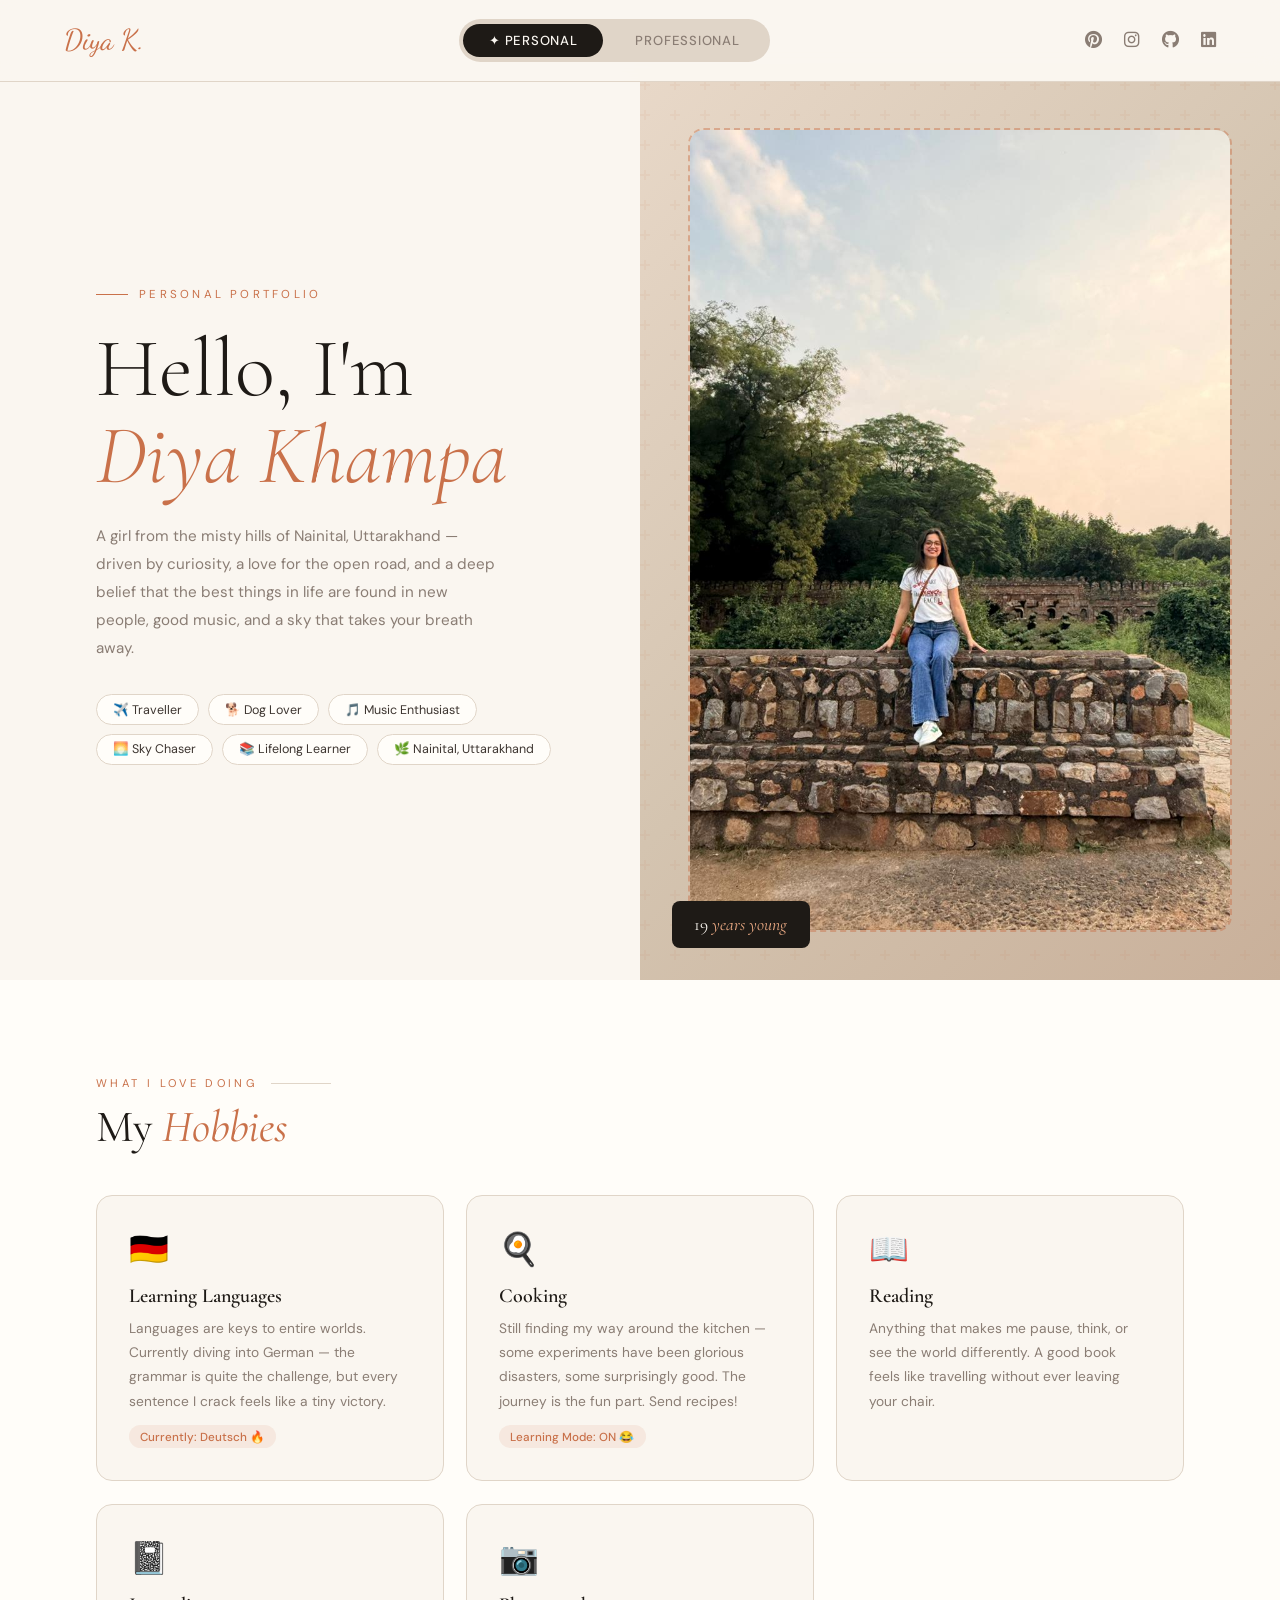
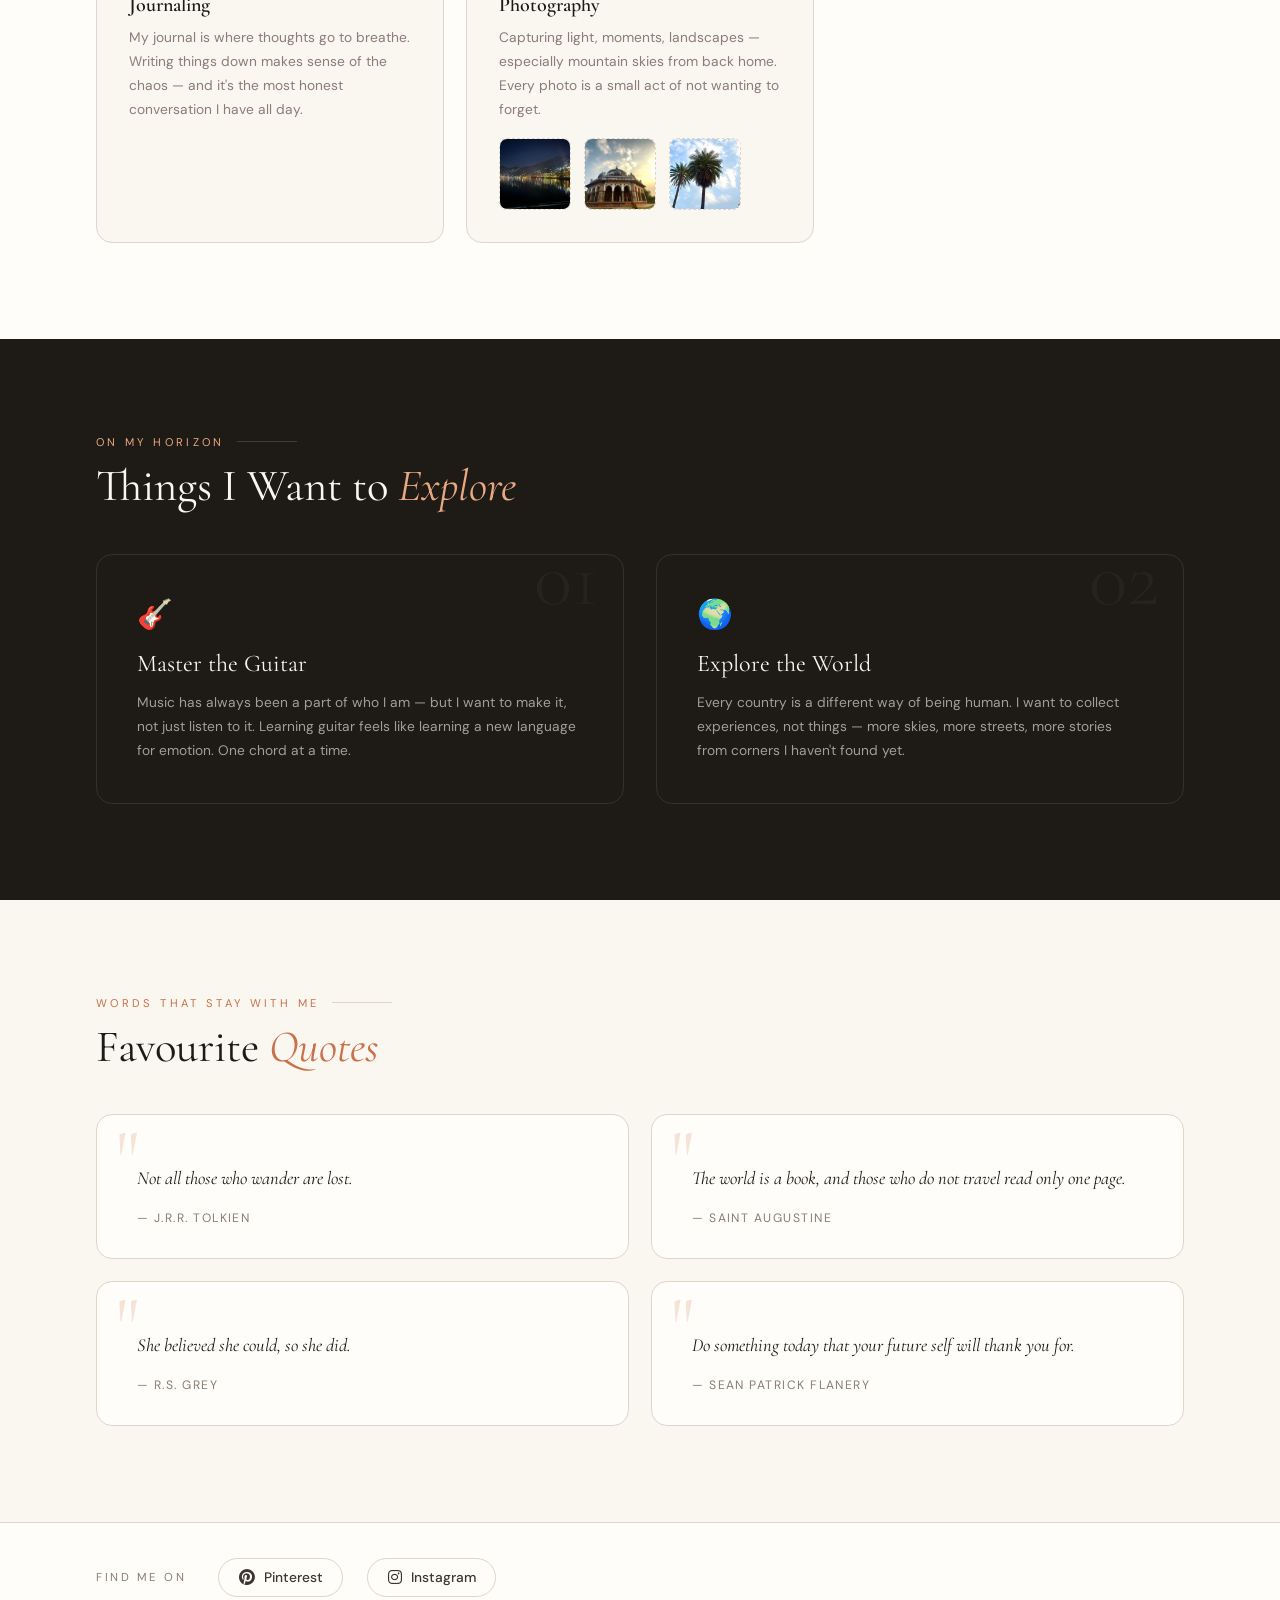
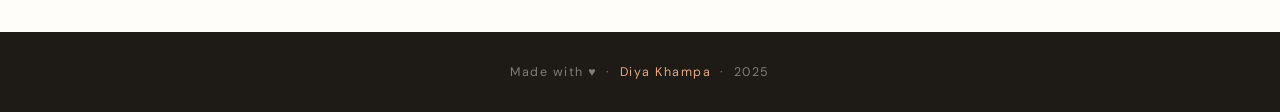
<file: index.html>
<!DOCTYPE html>
<html lang="en">
<head>
<meta charset="UTF-8">
<meta name="viewport" content="width=device-width, initial-scale=1.0">
<title>Diya Khampa — Portfolio</title>
<link href="https://fonts.googleapis.com/css2?family=Cormorant+Garamond:ital,wght@0,300;0,400;0,600;1,300;1,400&family=DM+Sans:wght@300;400;500&family=Dancing+Script:wght@600&display=swap" rel="stylesheet">
<link rel="stylesheet" href="https://cdnjs.cloudflare.com/ajax/libs/font-awesome/6.5.0/css/all.min.css">
<link rel="stylesheet" href="style.css" />

</head>
<body>

<nav>
  <div class="nav-logo">Diya K.</div>
  <div class="nav-tabs">
    <button class="nav-tab active" onclick="switchPage('personal',this)">✦ Personal</button>
    <button class="nav-tab" onclick="switchPage('professional',this)">Professional</button>
  </div>
  <div class="nav-links">
    <a href="https://in.pinterest.com/khampadiya8/ " target="_blank" title="Pinterest"><i class="fab fa-pinterest"></i></a>
    <a href="https://www.instagram.com/diyaakhampaaa/" target="_blank" title="Instagram"><i class="fab fa-instagram"></i></a>
    <a href="https://github.com/diyaakhampaaa" target="_blank" title="GitHub"><i class="fab fa-github"></i></a>
    <a href="https://www.linkedin.com/in/diya-khampa-4b9851302/" target="_blank" title="LinkedIn"><i class="fab fa-linkedin"></i></a>
  </div>
</nav>

<!-- ═══════════ PERSONAL ═══════════ -->
<div id="page-personal" class="page active">

  <div class="hero">
    <div class="hero-left">
      <div class="hero-tag">Personal Portfolio</div>
      <h1 class="hero-name">Hello, I'm<br><em>Diya Khampa</em></h1>
      <p class="hero-sub">
        A girl from the misty hills of Nainital, Uttarakhand — driven by curiosity, a love for the open road, and a deep belief that the best things in life are found in new people, good music, and a sky that takes your breath away.
      </p>
      <div class="hero-chips">
        <span class="chip">✈️ Traveller</span>
        <span class="chip">🐕 Dog Lover</span>
        <span class="chip">🎵 Music Enthusiast</span>
        <span class="chip">🌅 Sky Chaser</span>
        <span class="chip">📚 Lifelong Learner</span>
        <span class="chip">🌿 Nainital, Uttarakhand</span>
      </div>
    </div>
    <div class="hero-right">
      <div class="hero-photo-placeholder" id="heroPP" onclick="document.getElementById('heroInput').click()">
        <img src="assets/DIYA.jpeg" class="ph-img" alt="Diya Photo">
      </div>
      <div class="hero-age-badge">19 <span>years young</span></div>
    </div>
  </div>

  <!-- HOBBIES -->
  <section class="hobbies-section">
    <div class="section-label">What I Love Doing</div>
    <h2 class="section-title">My <em>Hobbies</em></h2>
    <div class="hobbies-grid">

      <div class="hobby-card">
        <div class="hobby-icon">🇩🇪</div>
        <div class="hobby-title">Learning Languages</div>
        <div class="hobby-desc">Languages are keys to entire worlds. Currently diving into German — the grammar is quite the challenge, but every sentence I crack feels like a tiny victory.</div>
        <span class="hobby-badge">Currently: Deutsch 🔥</span>
      </div>

      <div class="hobby-card">
        <div class="hobby-icon">🍳</div>
        <div class="hobby-title">Cooking</div>
        <div class="hobby-desc">Still finding my way around the kitchen — some experiments have been glorious disasters, some surprisingly good. The journey is the fun part. Send recipes!</div>
        <span class="hobby-badge">Learning Mode: ON 😂</span>
      </div>

      <div class="hobby-card">
        <div class="hobby-icon">📖</div>
        <div class="hobby-title">Reading</div>
        <div class="hobby-desc">Anything that makes me pause, think, or see the world differently. A good book feels like travelling without ever leaving your chair.</div>
      </div>

      <div class="hobby-card">
        <div class="hobby-icon">📓</div>
        <div class="hobby-title">Journaling</div>
        <div class="hobby-desc">My journal is where thoughts go to breathe. Writing things down makes sense of the chaos — and it's the most honest conversation I have all day.</div>
      </div>

      <div class="hobby-card" style="grid-column:span 1;">
        <div class="hobby-icon">📷</div>
        <div class="hobby-title">Photography</div>
        <div class="hobby-desc">Capturing light, moments, landscapes — especially mountain skies from back home. Every photo is a small act of not wanting to forget.</div>
        <div class="photo-upload-row" id="photoRow">
          <div class="photo-slot-mini" onclick="this.querySelector('input').click()">
            <img src="assets/NAINITAL.jpeg">
          </div>
          <div class="photo-slot-mini" onclick="this.querySelector('input').click()">
            <img src="assets/HUMAYUN.jpeg">
          </div>
          <div class="photo-slot-mini" onclick="this.querySelector('input').click()">
            <img src="assets/TREE.jpeg">
          </div>

        </div>
      </div>

    </div>
  </section>

  <!-- ASPIRATIONS -->
  <section class="aspirations-section">
    <div class="section-label">On My Horizon</div>
    <h2 class="section-title">Things I Want to <em>Explore</em></h2>
    <div class="aspirations-grid">
      <div class="aspiration-card">
        <div class="aspiration-number">01</div>
        <div class="aspiration-icon">🎸</div>
        <div class="aspiration-title">Master the Guitar</div>
        <div class="aspiration-desc">Music has always been a part of who I am — but I want to make it, not just listen to it. Learning guitar feels like learning a new language for emotion. One chord at a time.</div>
      </div>
      <div class="aspiration-card">
        <div class="aspiration-number">02</div>
        <div class="aspiration-icon">🌍</div>
        <div class="aspiration-title">Explore the World</div>
        <div class="aspiration-desc">Every country is a different way of being human. I want to collect experiences, not things — more skies, more streets, more stories from corners I haven't found yet.</div>
      </div>
    </div>
  </section>

  <!-- QUOTES -->
  <section class="quotes-section">
    <div class="section-label">Words That Stay With Me</div>
    <h2 class="section-title">Favourite <em>Quotes</em></h2>
    <div class="quotes-grid">
      <div class="quote-card">
        <div class="quote-mark">"</div>
        <div class="quote-text">Not all those who wander are lost.</div>
        <div class="quote-author">— J.R.R. Tolkien</div>
      </div>
      <div class="quote-card">
        <div class="quote-mark">"</div>
        <div class="quote-text">The world is a book, and those who do not travel read only one page.</div>
        <div class="quote-author">— Saint Augustine</div>
      </div>
      <div class="quote-card">
        <div class="quote-mark">"</div>
        <div class="quote-text">She believed she could, so she did.</div>
        <div class="quote-author">— R.S. Grey</div>
      </div>
      <div class="quote-card">
        <div class="quote-mark">"</div>
        <div class="quote-text">Do something today that your future self will thank you for.</div>
        <div class="quote-author">— Sean Patrick Flanery</div>
      </div>
    </div>
  </section>

  <div class="social-bar">
    <span class="social-bar-label">Find me on</span>
    <a href="https://in.pinterest.com/khampadiya8/" target="_blank" class="social-link pinterest"><i class="fab fa-pinterest"></i> Pinterest</a>
    <a href="https://www.instagram.com/diyaakhampaaa/" target="_blank" class="social-link instagram"><i class="fab fa-instagram"></i> Instagram</a>
  </div>

</div><!-- /personal -->


<!-- ═══════════ PROFESSIONAL ═══════════ -->
<div id="page-professional" class="page">

  <div class="pro-hero">
    <div>
      <div class="pro-hero-label">Professional Portfolio</div>
      <h1 class="pro-hero-name">Diya<br><em style="color:var(--gold);font-style:italic">Khampa</em></h1>
      <p class="pro-hero-desc">Tech enthusiast and aspiring IT professional — building a foundation in software, data, and systems while chasing a curiosity that never quite sits still.</p>
      <div class="pro-tags">
        <span class="pro-tag">B.Tech IT</span>
        <span class="pro-tag">IGDTUW, Delhi</span>
        <span class="pro-tag">2025 – 2029</span>
        <span class="pro-tag">Developer in Progress</span>
      </div>
    </div>
    <div class="pro-hero-right">
      <div class="education-card-hero">
        <div class="edu-badge">Currently Pursuing</div>
        <div class="edu-uni">Indira Gandhi Delhi Technical University for Women</div>
        <div class="edu-degree">Bachelor of Technology — Information Technology<br>Kashmere Gate, New Delhi</div>
        <div class="edu-years">2025 — 2029</div>
      </div>
    </div>
  </div>

  <!-- SCHOOLING -->
  <section class="schooling-section">
    <div class="section-label">Academic Background</div>
    <h2 class="section-title">Education & <em>Schooling</em></h2>

    <div class="school-timeline">
      <div class="timeline-item">
        <div class="timeline-dot"></div>
        <div class="timeline-card">
          <div class="timeline-years">Early Foundations · Up to Class 5th</div>
          <div class="timeline-school">Shree Ram Academy</div>
          <div class="timeline-detail">Where it all began — the early years that built curiosity, discipline, and a love for learning, nestled in the beautiful landscape of Uttarakhand.</div>
        </div>
      </div>
      <div class="timeline-item">
        <div class="timeline-dot t2"></div>
        <div class="timeline-card">
          <div class="timeline-years">Class 6th – 12th</div>
          <div class="timeline-school">Kendriya Vidyalaya, I.V.R.I Mukteshwar</div>
          <div class="timeline-detail">Six formative years at KV IVRI, Mukteshwar, Uttarakhand — a stunning campus in the mountains that shaped both academics and independence. Memories for a lifetime.</div>
        </div>
      </div>
      <div class="timeline-item">
        <div class="timeline-dot t3"></div>
        <div class="timeline-card">
          <div class="timeline-years">2025 – 2029 · Ongoing</div>
          <div class="timeline-school">Indira Gandhi Delhi Technical University for Women (IGDTUW)</div>
          <div class="timeline-detail">Pursuing B.Tech in Information Technology at one of Delhi's leading technical universities for women. Building skills, connections, and a future in tech. Kashmere Gate, New Delhi.</div>
        </div>
      </div>
    </div>

    <div class="section-label" style="margin-top:0.5rem;">Academic Memories</div>
    <div class="school-photos-row">
      <div class="school-photo-slot" onclick="this.querySelector('input').click()">
        <img src="assets/SRA.jpeg">
      </div>
      <div class="school-photo-slot" onclick="this.querySelector('input').click()">
        <img src="assets/KVS.jpeg">
      </div>
      <div class="school-photo-slot" onclick="this.querySelector('input').click()">
        <img src="assets/SHEHZAADI.png">
      </div>
    </div>
  </section>

  <!-- SKILLS -->
  <section class="skills-section">
    <div class="section-label">Technical Proficiency</div>
    <h2 class="section-title">Coding <em>Skills</em></h2>
    <div class="skills-grid">
      <div>
        <div class="skill-group-title">Programming Languages</div>
        <div class="skill-bars">
          <div>
            <div class="skill-bar-header"><span class="skill-bar-label">Python</span><span class="skill-bar-level">Comfortable</span></div>
            <div class="skill-bar-track"><div class="skill-bar-fill" style="width:82%"></div></div>
          </div>
          <div>
            <div class="skill-bar-header"><span class="skill-bar-label">C++</span><span class="skill-bar-level">Familiar</span></div>
            <div class="skill-bar-track"><div class="skill-bar-fill" style="width:58%;animation-delay:0.15s"></div></div>
          </div>
          <div>
            <div class="skill-bar-header"><span class="skill-bar-label">SQL</span><span class="skill-bar-level">Familiar</span></div>
            <div class="skill-bar-track"><div class="skill-bar-fill" style="width:78%;animation-delay:0.3s"></div></div>
          </div>
          <div>
            <div class="skill-bar-header"><span class="skill-bar-label">R</span><span class="skill-bar-level">Comfortable</span></div>
            <div class="skill-bar-track"><div class="skill-bar-fill" style="width:82%;animation-delay:0.45s"></div></div>
          </div>
        </div>
      </div>
      <div>
        <div class="skill-group-title">Web & Technologies</div>
        <div class="skill-tags">
          <span class="skill-tag"><i class="fab fa-html5"></i> HTML</span>
          <span class="skill-tag"><i class="fab fa-css3-alt"></i> CSS</span>
          <span class="skill-tag"><i class="fab fa-js"></i> JavaScript</span>
          <span class="skill-tag"><i class="fas fa-layer-group"></i> Frontend Dev</span>
          <span class="skill-tag"><i class="fas fa-database"></i> SQL Databases</span>
          <span class="skill-tag"><i class="fas fa-chart-bar"></i> Data Analysis</span>
          <span class="skill-tag"><i class="fas fa-code"></i> OOP (C++)</span>
          <span class="skill-tag"><i class="fas fa-terminal"></i> Python Scripting</span>
        </div>
        <div style="margin-top:2rem">
          <div class="skill-group-title">Soft Skills</div>
          <div class="skill-tags">
            <span class="skill-tag">🧠 Problem Solving</span>
            <span class="skill-tag">📊 Analytical Thinking</span>
            <span class="skill-tag">🤝 Collaboration</span>
            <span class="skill-tag">🎨 UI Sensibility</span>
            <span class="skill-tag">🌐 Multilingual</span>
          </div>
        </div>
      </div>
    </div>
  </section>

  <div class="pro-links">
    <span class="social-bar-label">Connect Professionally</span>
    <a href="https://github.com/diyaakhampaaa " target="_blank" class="pro-link github"><i class="fab fa-github"></i> GitHub</a>
    <a href="https://www.linkedin.com/in/diya-khampa-4b9851302/" target="_blank" class="pro-link linkedin"><i class="fab fa-linkedin"></i> LinkedIn</a>
  </div>

</div><!-- /professional -->

<footer>Made with ♥ &nbsp;·&nbsp; <span>Diya Khampa</span> &nbsp;·&nbsp; 2025</footer>

<script src="script.js">
    
</script>
</body>
</html>
</file>
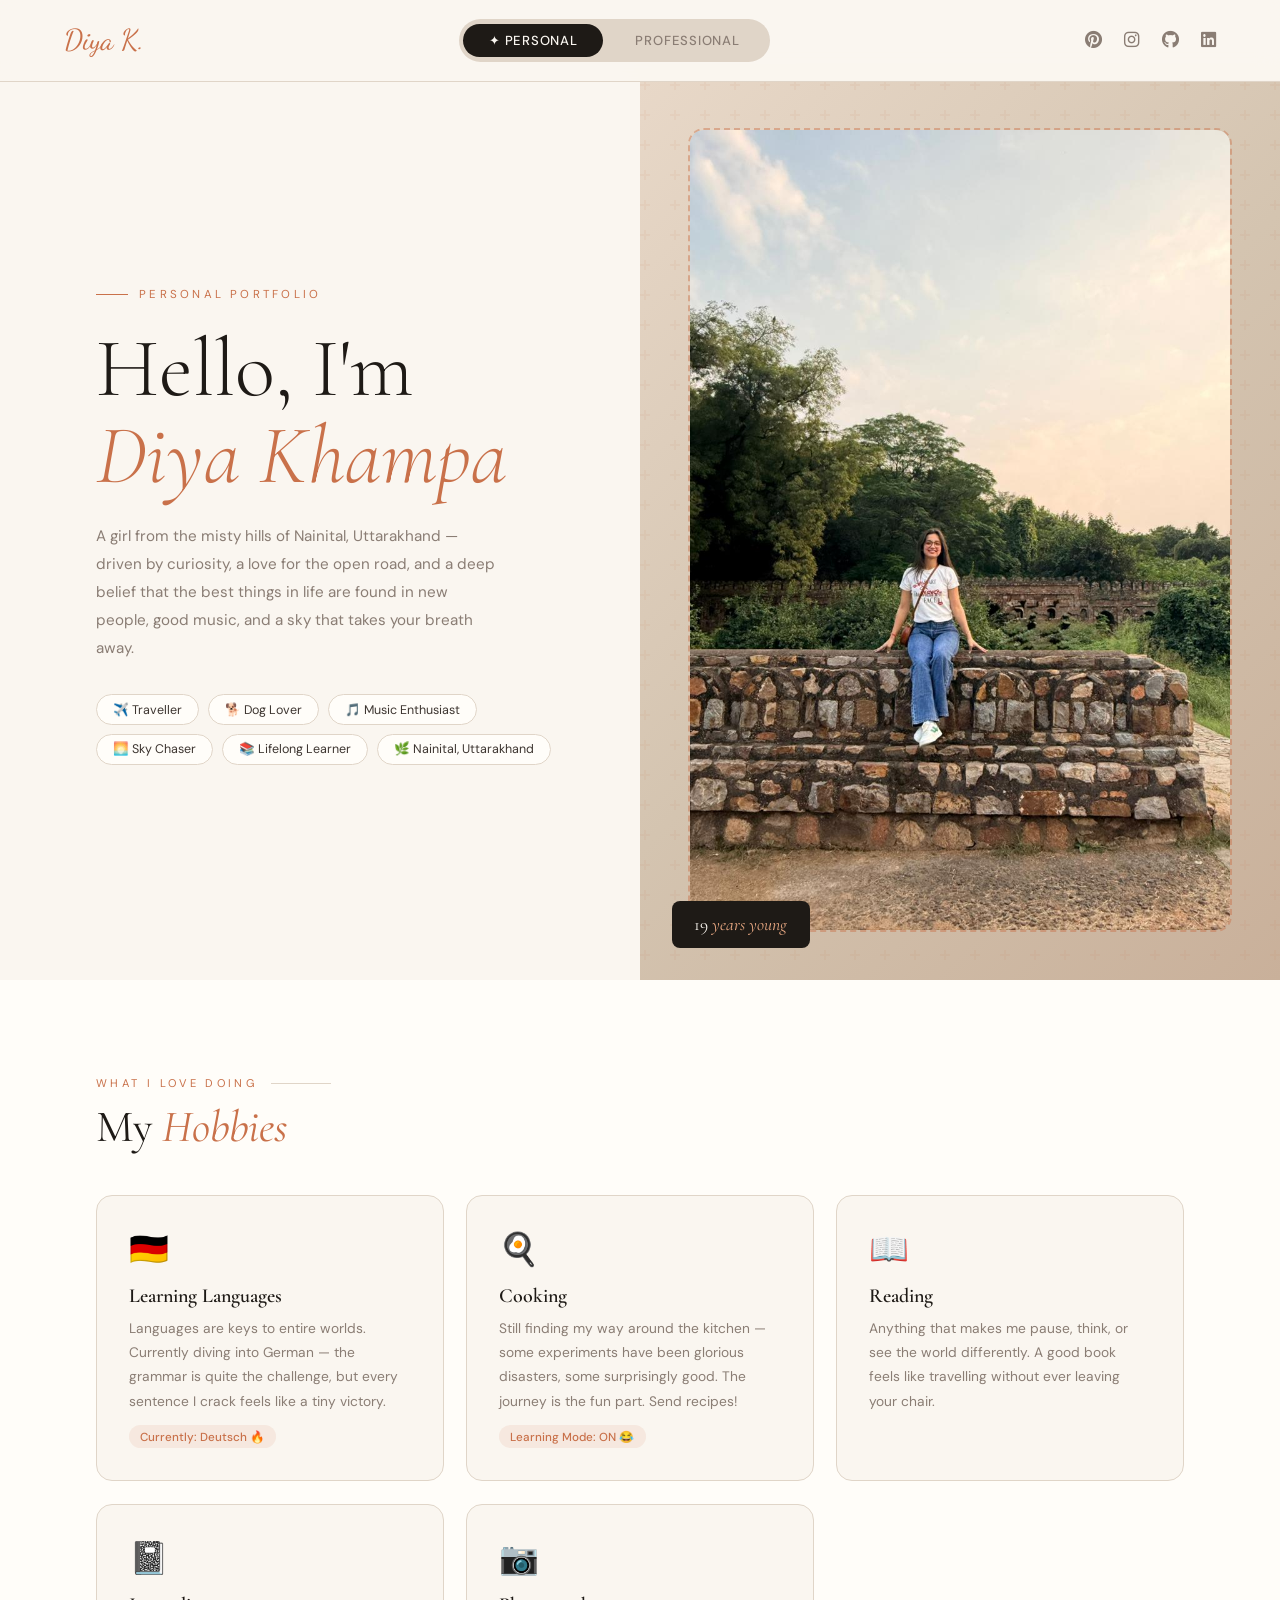
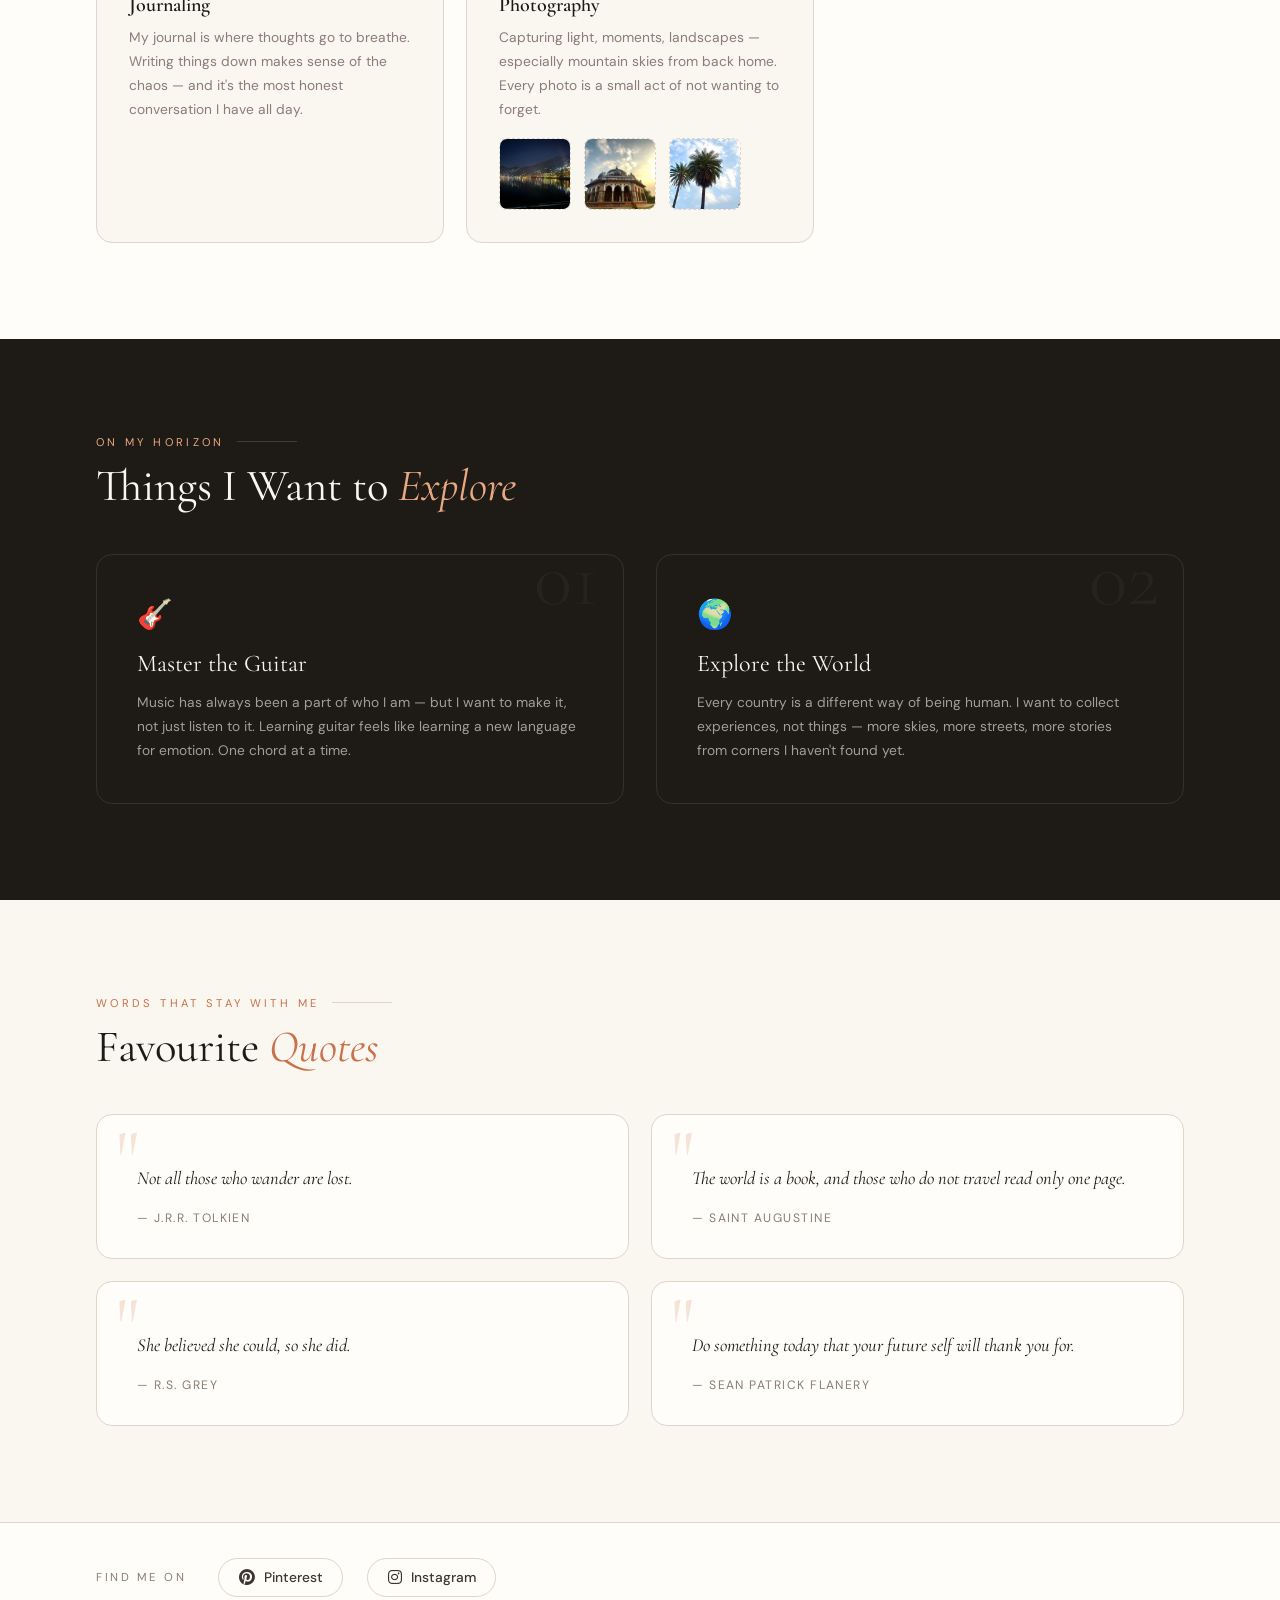
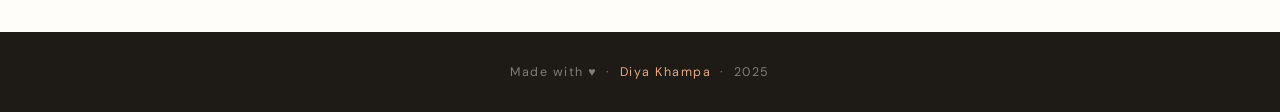
<file: file.html>
<!DOCTYPE html>
<html lang="en">
<head>
<meta charset="UTF-8">
<meta name="viewport" content="width=device-width, initial-scale=1.0">
<title>Diya Khampa — Portfolio</title>
<link href="https://fonts.googleapis.com/css2?family=Cormorant+Garamond:ital,wght@0,300;0,400;0,600;1,300;1,400&family=DM+Sans:wght@300;400;500&family=Dancing+Script:wght@600&display=swap" rel="stylesheet">
<link rel="stylesheet" href="https://cdnjs.cloudflare.com/ajax/libs/font-awesome/6.5.0/css/all.min.css">
<link rel="stylesheet" href="file.css" />

</head>
<body>

<nav>
  <div class="nav-logo">Diya K.</div>
  <div class="nav-tabs">
    <button class="nav-tab active" onclick="switchPage('personal',this)">✦ Personal</button>
    <button class="nav-tab" onclick="switchPage('professional',this)">Professional</button>
  </div>
  <div class="nav-links">
    <a href="https://in.pinterest.com/khampadiya8/ " target="_blank" title="Pinterest"><i class="fab fa-pinterest"></i></a>
    <a href="https://www.instagram.com/diyaakhampaaa/" target="_blank" title="Instagram"><i class="fab fa-instagram"></i></a>
    <a href="https://github.com/diyaakhampaaa" target="_blank" title="GitHub"><i class="fab fa-github"></i></a>
    <a href="https://www.linkedin.com/in/diya-khampa-4b9851302/" target="_blank" title="LinkedIn"><i class="fab fa-linkedin"></i></a>
  </div>
</nav>

<!-- ═══════════ PERSONAL ═══════════ -->
<div id="page-personal" class="page active">

  <div class="hero">
    <div class="hero-left">
      <div class="hero-tag">Personal Portfolio</div>
      <h1 class="hero-name">Hello, I'm<br><em>Diya Khampa</em></h1>
      <p class="hero-sub">
        A girl from the misty hills of Nainital, Uttarakhand — driven by curiosity, a love for the open road, and a deep belief that the best things in life are found in new people, good music, and a sky that takes your breath away.
      </p>
      <div class="hero-chips">
        <span class="chip">✈️ Traveller</span>
        <span class="chip">🐕 Dog Lover</span>
        <span class="chip">🎵 Music Enthusiast</span>
        <span class="chip">🌅 Sky Chaser</span>
        <span class="chip">📚 Lifelong Learner</span>
        <span class="chip">🌿 Nainital, Uttarakhand</span>
      </div>
    </div>
    <div class="hero-right">
      <div class="hero-photo-placeholder" id="heroPP" onclick="document.getElementById('heroInput').click()">
        <img src="assets/DIYA.jpeg" class="ph-img" alt="Diya Photo">
      </div>
      <div class="hero-age-badge">19 <span>years young</span></div>
    </div>
  </div>

  <!-- HOBBIES -->
  <section class="hobbies-section">
    <div class="section-label">What I Love Doing</div>
    <h2 class="section-title">My <em>Hobbies</em></h2>
    <div class="hobbies-grid">

      <div class="hobby-card">
        <div class="hobby-icon">🇩🇪</div>
        <div class="hobby-title">Learning Languages</div>
        <div class="hobby-desc">Languages are keys to entire worlds. Currently diving into German — the grammar is quite the challenge, but every sentence I crack feels like a tiny victory.</div>
        <span class="hobby-badge">Currently: Deutsch 🔥</span>
      </div>

      <div class="hobby-card">
        <div class="hobby-icon">🍳</div>
        <div class="hobby-title">Cooking</div>
        <div class="hobby-desc">Still finding my way around the kitchen — some experiments have been glorious disasters, some surprisingly good. The journey is the fun part. Send recipes!</div>
        <span class="hobby-badge">Learning Mode: ON 😂</span>
      </div>

      <div class="hobby-card">
        <div class="hobby-icon">📖</div>
        <div class="hobby-title">Reading</div>
        <div class="hobby-desc">Anything that makes me pause, think, or see the world differently. A good book feels like travelling without ever leaving your chair.</div>
      </div>

      <div class="hobby-card">
        <div class="hobby-icon">📓</div>
        <div class="hobby-title">Journaling</div>
        <div class="hobby-desc">My journal is where thoughts go to breathe. Writing things down makes sense of the chaos — and it's the most honest conversation I have all day.</div>
      </div>

      <div class="hobby-card" style="grid-column:span 1;">
        <div class="hobby-icon">📷</div>
        <div class="hobby-title">Photography</div>
        <div class="hobby-desc">Capturing light, moments, landscapes — especially mountain skies from back home. Every photo is a small act of not wanting to forget.</div>
        <div class="photo-upload-row" id="photoRow">
          <div class="photo-slot-mini" onclick="this.querySelector('input').click()">
            <img src="assets/NAINITAL.jpeg">
          </div>
          <div class="photo-slot-mini" onclick="this.querySelector('input').click()">
            <img src="assets/HUMAYUN.jpeg">
          </div>
          <div class="photo-slot-mini" onclick="this.querySelector('input').click()">
            <img src="assets/TREE.jpeg">
          </div>

        </div>
      </div>

    </div>
  </section>

  <!-- ASPIRATIONS -->
  <section class="aspirations-section">
    <div class="section-label">On My Horizon</div>
    <h2 class="section-title">Things I Want to <em>Explore</em></h2>
    <div class="aspirations-grid">
      <div class="aspiration-card">
        <div class="aspiration-number">01</div>
        <div class="aspiration-icon">🎸</div>
        <div class="aspiration-title">Master the Guitar</div>
        <div class="aspiration-desc">Music has always been a part of who I am — but I want to make it, not just listen to it. Learning guitar feels like learning a new language for emotion. One chord at a time.</div>
      </div>
      <div class="aspiration-card">
        <div class="aspiration-number">02</div>
        <div class="aspiration-icon">🌍</div>
        <div class="aspiration-title">Explore the World</div>
        <div class="aspiration-desc">Every country is a different way of being human. I want to collect experiences, not things — more skies, more streets, more stories from corners I haven't found yet.</div>
      </div>
    </div>
  </section>

  <!-- QUOTES -->
  <section class="quotes-section">
    <div class="section-label">Words That Stay With Me</div>
    <h2 class="section-title">Favourite <em>Quotes</em></h2>
    <div class="quotes-grid">
      <div class="quote-card">
        <div class="quote-mark">"</div>
        <div class="quote-text">Not all those who wander are lost.</div>
        <div class="quote-author">— J.R.R. Tolkien</div>
      </div>
      <div class="quote-card">
        <div class="quote-mark">"</div>
        <div class="quote-text">The world is a book, and those who do not travel read only one page.</div>
        <div class="quote-author">— Saint Augustine</div>
      </div>
      <div class="quote-card">
        <div class="quote-mark">"</div>
        <div class="quote-text">She believed she could, so she did.</div>
        <div class="quote-author">— R.S. Grey</div>
      </div>
      <div class="quote-card">
        <div class="quote-mark">"</div>
        <div class="quote-text">Do something today that your future self will thank you for.</div>
        <div class="quote-author">— Sean Patrick Flanery</div>
      </div>
    </div>
  </section>

  <div class="social-bar">
    <span class="social-bar-label">Find me on</span>
    <a href="https://in.pinterest.com/khampadiya8/" target="_blank" class="social-link pinterest"><i class="fab fa-pinterest"></i> Pinterest</a>
    <a href="https://www.instagram.com/diyaakhampaaa/" target="_blank" class="social-link instagram"><i class="fab fa-instagram"></i> Instagram</a>
  </div>

</div><!-- /personal -->


<!-- ═══════════ PROFESSIONAL ═══════════ -->
<div id="page-professional" class="page">

  <div class="pro-hero">
    <div>
      <div class="pro-hero-label">Professional Portfolio</div>
      <h1 class="pro-hero-name">Diya<br><em style="color:var(--gold);font-style:italic">Khampa</em></h1>
      <p class="pro-hero-desc">Tech enthusiast and aspiring IT professional — building a foundation in software, data, and systems while chasing a curiosity that never quite sits still.</p>
      <div class="pro-tags">
        <span class="pro-tag">B.Tech IT</span>
        <span class="pro-tag">IGDTUW, Delhi</span>
        <span class="pro-tag">2025 – 2029</span>
        <span class="pro-tag">Developer in Progress</span>
      </div>
    </div>
    <div class="pro-hero-right">
      <div class="education-card-hero">
        <div class="edu-badge">Currently Pursuing</div>
        <div class="edu-uni">Indira Gandhi Delhi Technical University for Women</div>
        <div class="edu-degree">Bachelor of Technology — Information Technology<br>Kashmere Gate, New Delhi</div>
        <div class="edu-years">2025 — 2029</div>
      </div>
    </div>
  </div>

  <!-- SCHOOLING -->
  <section class="schooling-section">
    <div class="section-label">Academic Background</div>
    <h2 class="section-title">Education & <em>Schooling</em></h2>

    <div class="school-timeline">
      <div class="timeline-item">
        <div class="timeline-dot"></div>
        <div class="timeline-card">
          <div class="timeline-years">Early Foundations · Up to Class 5th</div>
          <div class="timeline-school">Shree Ram Academy</div>
          <div class="timeline-detail">Where it all began — the early years that built curiosity, discipline, and a love for learning, nestled in the beautiful landscape of Uttarakhand.</div>
        </div>
      </div>
      <div class="timeline-item">
        <div class="timeline-dot t2"></div>
        <div class="timeline-card">
          <div class="timeline-years">Class 6th – 12th</div>
          <div class="timeline-school">Kendriya Vidyalaya, I.V.R.I Mukteshwar</div>
          <div class="timeline-detail">Six formative years at KV IVRI, Mukteshwar, Uttarakhand — a stunning campus in the mountains that shaped both academics and independence. Memories for a lifetime.</div>
        </div>
      </div>
      <div class="timeline-item">
        <div class="timeline-dot t3"></div>
        <div class="timeline-card">
          <div class="timeline-years">2025 – 2029 · Ongoing</div>
          <div class="timeline-school">Indira Gandhi Delhi Technical University for Women (IGDTUW)</div>
          <div class="timeline-detail">Pursuing B.Tech in Information Technology at one of Delhi's leading technical universities for women. Building skills, connections, and a future in tech. Kashmere Gate, New Delhi.</div>
        </div>
      </div>
    </div>

    <div class="section-label" style="margin-top:0.5rem;">Academic Memories</div>
    <div class="school-photos-row">
      <div class="school-photo-slot" onclick="this.querySelector('input').click()">
        <img src="assets/SRA.jpeg">
      </div>
      <div class="school-photo-slot" onclick="this.querySelector('input').click()">
        <img src="assets/KVS.jpeg">
      </div>
      <div class="school-photo-slot" onclick="this.querySelector('input').click()">
        <img src="assets/SHEHZAADI.png">
      </div>
    </div>
  </section>

  <!-- SKILLS -->
  <section class="skills-section">
    <div class="section-label">Technical Proficiency</div>
    <h2 class="section-title">Coding <em>Skills</em></h2>
    <div class="skills-grid">
      <div>
        <div class="skill-group-title">Programming Languages</div>
        <div class="skill-bars">
          <div>
            <div class="skill-bar-header"><span class="skill-bar-label">Python</span><span class="skill-bar-level">Comfortable</span></div>
            <div class="skill-bar-track"><div class="skill-bar-fill" style="width:82%"></div></div>
          </div>
          <div>
            <div class="skill-bar-header"><span class="skill-bar-label">C++</span><span class="skill-bar-level">Familiar</span></div>
            <div class="skill-bar-track"><div class="skill-bar-fill" style="width:58%;animation-delay:0.15s"></div></div>
          </div>
          <div>
            <div class="skill-bar-header"><span class="skill-bar-label">SQL</span><span class="skill-bar-level">Familiar</span></div>
            <div class="skill-bar-track"><div class="skill-bar-fill" style="width:78%;animation-delay:0.3s"></div></div>
          </div>
          <div>
            <div class="skill-bar-header"><span class="skill-bar-label">R</span><span class="skill-bar-level">Comfortable</span></div>
            <div class="skill-bar-track"><div class="skill-bar-fill" style="width:82%;animation-delay:0.45s"></div></div>
          </div>
        </div>
      </div>
      <div>
        <div class="skill-group-title">Web & Technologies</div>
        <div class="skill-tags">
          <span class="skill-tag"><i class="fab fa-html5"></i> HTML</span>
          <span class="skill-tag"><i class="fab fa-css3-alt"></i> CSS</span>
          <span class="skill-tag"><i class="fab fa-js"></i> JavaScript</span>
          <span class="skill-tag"><i class="fas fa-layer-group"></i> Frontend Dev</span>
          <span class="skill-tag"><i class="fas fa-database"></i> SQL Databases</span>
          <span class="skill-tag"><i class="fas fa-chart-bar"></i> Data Analysis</span>
          <span class="skill-tag"><i class="fas fa-code"></i> OOP (C++)</span>
          <span class="skill-tag"><i class="fas fa-terminal"></i> Python Scripting</span>
        </div>
        <div style="margin-top:2rem">
          <div class="skill-group-title">Soft Skills</div>
          <div class="skill-tags">
            <span class="skill-tag">🧠 Problem Solving</span>
            <span class="skill-tag">📊 Analytical Thinking</span>
            <span class="skill-tag">🤝 Collaboration</span>
            <span class="skill-tag">🎨 UI Sensibility</span>
            <span class="skill-tag">🌐 Multilingual</span>
          </div>
        </div>
      </div>
    </div>
  </section>

  <div class="pro-links">
    <span class="social-bar-label">Connect Professionally</span>
    <a href="https://github.com/diyaakhampaaa " target="_blank" class="pro-link github"><i class="fab fa-github"></i> GitHub</a>
    <a href="https://www.linkedin.com/in/diya-khampa-4b9851302/" target="_blank" class="pro-link linkedin"><i class="fab fa-linkedin"></i> LinkedIn</a>
  </div>

</div><!-- /professional -->

<footer>Made with ♥ &nbsp;·&nbsp; <span>Diya Khampa</span> &nbsp;·&nbsp; 2025</footer>

<script src="file.js">
    
</script>
</body>
</html>
</file>
<file: style.css>
:root {
    --cream: #faf6f0;
    --warm-white: #fffdf9;
    --terracotta: #c9714a;
    --terracotta-light: #e8a882;
    --forest: #3d5a47;
    --forest-light: #5a7d67;
    --gold: #c9a84c;
    --ink: #1e1a16;
    --ink-soft: #3d3530;
    --muted: #8a7d74;
    --border: #e0d5c8;
    --section-gap: 6rem;
  }
  * { margin:0; padding:0; box-sizing:border-box; }
  html { scroll-behavior:smooth; }
  body { font-family:'DM Sans',sans-serif; background:var(--cream); color:var(--ink); overflow-x:hidden; }

  nav {
    position:fixed; top:0; width:100%; z-index:100;
    display:flex; align-items:center; justify-content:space-between;
    padding:1.2rem 4rem;
    background:rgba(250,246,240,0.94);
    backdrop-filter:blur(12px);
    border-bottom:1px solid var(--border);
  }
  .nav-logo { font-family:'Dancing Script',cursive; font-size:1.8rem; color:var(--terracotta); }
  .nav-tabs { display:flex; gap:0.4rem; background:var(--border); border-radius:2rem; padding:0.3rem; }
  .nav-tab {
    padding:0.5rem 1.6rem; border:none; background:transparent; cursor:pointer;
    font-family:'DM Sans',sans-serif; font-size:0.82rem; font-weight:500;
    letter-spacing:0.06em; text-transform:uppercase; color:var(--muted);
    border-radius:2rem; transition:all 0.3s;
  }
  .nav-tab.active { background:var(--ink); color:var(--cream); }
  .nav-links { display:flex; gap:1.4rem; align-items:center; }
  .nav-links a { color:var(--muted); font-size:1.1rem; transition:color 0.2s; text-decoration:none; }
  .nav-links a:hover { color:var(--terracotta); }

  .page { display:none; padding-top:80px; min-height:100vh; }
  .page.active { display:block; }

  /* HERO */
  .hero { min-height:100vh; display:grid; grid-template-columns:1fr 1fr; position:relative; overflow:hidden; }
  .hero-left { display:flex; flex-direction:column; justify-content:center; padding:6rem 4rem 4rem 6rem; z-index:2; }
  .hero-tag { font-size:0.72rem; letter-spacing:0.28em; text-transform:uppercase; color:var(--terracotta); margin-bottom:1.4rem; display:flex; align-items:center; gap:0.7rem; animation:fadeUp 0.6s ease forwards; }
  .hero-tag::before { content:''; display:inline-block; width:2rem; height:1px; background:var(--terracotta); }
  .hero-name { font-family:'Cormorant Garamond',serif; font-size:clamp(3.2rem,6.5vw,5.5rem); font-weight:300; line-height:1.05; color:var(--ink); margin-bottom:1.4rem; animation:fadeUp 0.6s 0.15s ease both; }
  .hero-name em { font-style:italic; color:var(--terracotta); }
  .hero-sub { font-size:0.95rem; line-height:1.85; color:var(--muted); max-width:400px; margin-bottom:2rem; animation:fadeUp 0.6s 0.3s ease both; }
  .hero-chips { display:flex; flex-wrap:wrap; gap:0.55rem; margin-bottom:2.5rem; animation:fadeUp 0.6s 0.45s ease both; }
  .chip { padding:0.4rem 1rem; border:1px solid var(--border); border-radius:2rem; font-size:0.78rem; color:var(--ink-soft); background:var(--warm-white); transition:all 0.2s; cursor:default; }
  .chip:hover { border-color:var(--terracotta); color:var(--terracotta); }

  .hero-right {
    position:relative;
    background:linear-gradient(135deg,#e8d8c8 0%,#d4c4b0 50%,#c9b09a 100%);
    overflow:hidden;
    animation:fadeUp 0.6s 0.6s ease both;
  }
  .hero-right::before {
    content:''; position:absolute; inset:0;
    background:url("data:image/svg+xml,%3Csvg width='60' height='60' viewBox='0 0 60 60' xmlns='http://www.w3.org/2000/svg'%3E%3Cg fill='none'%3E%3Cg fill='%23c9714a' fill-opacity='0.07'%3E%3Cpath d='M36 34v-4h-2v4h-4v2h4v4h2v-4h4v-2h-4zm0-30V0h-2v4h-4v2h4v4h2V6h4V4h-4zM6 34v-4H4v4H0v2h4v4h2v-4h4v-2H6zM6 4V0H4v4H0v2h4v4h2V6h4V4H6z'/%3E%3C/g%3E%3C/g%3E%3C/svg%3E");
  }
  .hero-photo-placeholder {
    position:absolute; inset:3rem;
    border:2px dashed rgba(201,113,74,0.45);
    border-radius:1rem;
    display:flex; flex-direction:column; align-items:center; justify-content:center; gap:1rem;
    cursor:pointer; transition:all 0.3s;
    background:transparent;
    overflow:hidden;
  }
  .hero-photo-placeholder:hover { border-color:var(--terracotta); background:rgba(201,113,74,0.06); }
  .hero-photo-placeholder input { position:absolute; inset:0; opacity:0; cursor:pointer; width:100%; height:100%; }
  .hero-photo-placeholder .ph-icon { font-size:2.5rem; color:var(--terracotta); opacity:0.6; pointer-events:none; }
  .hero-photo-placeholder .ph-text { color:var(--terracotta); font-size:0.85rem; opacity:0.8; pointer-events:none; }
  .hero-photo-placeholder .ph-img { position:absolute; inset:0; width:100%; height:100%; object-fit:cover; border-radius:0.8rem; }
  .hero-age-badge { position:absolute; bottom:2rem; left:2rem; background:var(--ink); color:var(--cream); padding:0.8rem 1.4rem; border-radius:0.5rem; font-family:'Cormorant Garamond',serif; font-size:1.1rem; z-index:5; }
  .hero-age-badge span { color:var(--terracotta-light); font-style:italic; }

  section { padding:var(--section-gap) 6rem; }
  .section-label { font-size:0.7rem; letter-spacing:0.3em; text-transform:uppercase; color:var(--terracotta); margin-bottom:0.7rem; display:flex; align-items:center; gap:0.8rem; }
  .section-label::after { content:''; flex:1; height:1px; background:var(--border); max-width:60px; }
  .section-title { font-family:'Cormorant Garamond',serif; font-size:clamp(1.8rem,3.5vw,2.8rem); font-weight:400; line-height:1.2; margin-bottom:2.5rem; color:var(--ink); }
  .section-title em { font-style:italic; color:var(--terracotta); }

  /* HOBBIES */
  .hobbies-section { background:var(--warm-white); }
  .hobbies-grid { display:grid; grid-template-columns:repeat(auto-fit,minmax(270px,1fr)); gap:1.4rem; }
  .hobby-card { background:var(--cream); border:1px solid var(--border); border-radius:1rem; padding:2rem; transition:all 0.3s; position:relative; overflow:hidden; }
  .hobby-card::before { content:''; position:absolute; top:0; left:0; width:4px; height:0; background:var(--terracotta); transition:height 0.3s; }
  .hobby-card:hover { transform:translateY(-4px); box-shadow:0 12px 40px rgba(30,26,22,0.08); }
  .hobby-card:hover::before { height:100%; }
  .hobby-icon { font-size:2rem; margin-bottom:0.9rem; }
  .hobby-title { font-family:'Cormorant Garamond',serif; font-size:1.25rem; font-weight:600; margin-bottom:0.5rem; color:var(--ink); }
  .hobby-desc { font-size:0.86rem; color:var(--muted); line-height:1.75; }
  .hobby-badge { display:inline-block; margin-top:0.8rem; padding:0.22rem 0.7rem; background:rgba(201,113,74,0.1); color:var(--terracotta); border-radius:1rem; font-size:0.73rem; font-weight:500; }

  .photo-upload-row { display:flex; gap:0.8rem; flex-wrap:wrap; margin-top:1rem; }
  .photo-slot-mini {
    width:72px; height:72px; border:1.5px dashed var(--border); border-radius:0.5rem;
    display:flex; align-items:center; justify-content:center; cursor:pointer;
    position:relative; transition:all 0.2s; overflow:hidden; color:var(--muted); font-size:1.1rem;
    background:var(--warm-white);
  }
  .photo-slot-mini:hover { border-color:var(--terracotta); color:var(--terracotta); }
  .photo-slot-mini input { position:absolute; inset:0; opacity:0; cursor:pointer; }
  .photo-slot-mini img { position:absolute; inset:0; width:100%; height:100%; object-fit:cover; }

  /* ASPIRATIONS */
  .aspirations-section { background:var(--ink); color:var(--cream); }
  .aspirations-section .section-label { color:var(--terracotta-light); }
  .aspirations-section .section-label::after { background:rgba(255,255,255,0.15); }
  .aspirations-section .section-title { color:var(--cream); }
  .aspirations-section .section-title em { color:var(--terracotta-light); }
  .aspirations-grid { display:grid; grid-template-columns:1fr 1fr; gap:2rem; }
  .aspiration-card { border:1px solid rgba(255,255,255,0.1); border-radius:1rem; padding:2.5rem; position:relative; overflow:hidden; transition:all 0.3s; }
  .aspiration-card:hover { border-color:var(--terracotta); background:rgba(201,113,74,0.06); }
  .aspiration-number { font-family:'Cormorant Garamond',serif; font-size:5rem; font-weight:300; color:rgba(255,255,255,0.04); position:absolute; top:-1rem; right:1.5rem; line-height:1; }
  .aspiration-icon { font-size:1.8rem; margin-bottom:1rem; }
  .aspiration-title { font-family:'Cormorant Garamond',serif; font-size:1.5rem; font-weight:400; margin-bottom:0.8rem; }
  .aspiration-desc { font-size:0.86rem; color:rgba(250,246,240,0.6); line-height:1.75; }

  /* QUOTES */
  .quotes-section { background:var(--cream); }
  .quotes-grid { display:grid; grid-template-columns:repeat(2,1fr); gap:1.4rem; }
  .quote-card { background:var(--warm-white); border:1px solid var(--border); border-radius:1rem; padding:2rem 2rem 2rem 2.5rem; position:relative; transition:all 0.3s; }
  .quote-card:hover { transform:translateY(-3px); box-shadow:0 10px 30px rgba(30,26,22,0.07); border-color:var(--gold); }
  .quote-mark { font-family:'Cormorant Garamond',serif; font-size:5rem; line-height:0.5; color:var(--terracotta); opacity:0.18; position:absolute; top:1.5rem; left:1.2rem; }
  .quote-text { font-family:'Cormorant Garamond',serif; font-size:1.15rem; font-style:italic; line-height:1.65; color:var(--ink); margin-bottom:1rem; padding-top:1rem; }
  .quote-author { font-size:0.76rem; letter-spacing:0.12em; text-transform:uppercase; color:var(--muted); }

  /* SOCIAL BAR */
  .social-bar { background:var(--warm-white); border-top:1px solid var(--border); padding:2.2rem 6rem; display:flex; align-items:center; gap:1.5rem; flex-wrap:wrap; }
  .social-bar-label { font-size:0.72rem; letter-spacing:0.22em; text-transform:uppercase; color:var(--muted); margin-right:0.5rem; }
  .social-link { display:flex; align-items:center; gap:0.6rem; text-decoration:none; color:var(--ink-soft); font-size:0.86rem; font-weight:500; padding:0.6rem 1.2rem; border:1px solid var(--border); border-radius:2rem; transition:all 0.2s; }
  .social-link i { font-size:1rem; }
  .social-link.pinterest:hover { color:#e60023; border-color:#e60023; }
  .social-link.instagram:hover { color:#e1306c; border-color:#e1306c; }

  /* PROFESSIONAL */
  .pro-hero {
    background:var(--forest); color:var(--cream);
    padding:5rem 6rem 4rem; position:relative; overflow:hidden;
    display:grid; grid-template-columns:1fr 1fr; gap:4rem; align-items:center;
  }
  .pro-hero::before { content:''; position:absolute; width:600px; height:600px; border-radius:50%; border:1px solid rgba(255,255,255,0.05); top:-200px; right:-100px; }
  .pro-hero::after { content:''; position:absolute; width:400px; height:400px; border-radius:50%; border:1px solid rgba(255,255,255,0.05); bottom:-150px; left:-80px; }
  .pro-hero-label { font-size:0.7rem; letter-spacing:0.3em; text-transform:uppercase; color:rgba(201,168,76,0.8); margin-bottom:1rem; }
  .pro-hero-name { font-family:'Cormorant Garamond',serif; font-size:clamp(2.5rem,5vw,4.5rem); font-weight:300; line-height:1.1; margin-bottom:1.5rem; }
  .pro-hero-desc { font-size:0.92rem; line-height:1.8; color:rgba(250,246,240,0.68); margin-bottom:2rem; }
  .pro-tags { display:flex; flex-wrap:wrap; gap:0.6rem; }
  .pro-tag { padding:0.35rem 0.9rem; border:1px solid rgba(255,255,255,0.2); border-radius:2rem; font-size:0.77rem; color:rgba(250,246,240,0.8); }
  .pro-hero-right { position:relative; z-index:2; }
  .education-card-hero { background:rgba(255,255,255,0.07); backdrop-filter:blur(10px); border:1px solid rgba(255,255,255,0.12); border-radius:1rem; padding:2rem; }
  .edu-badge { display:inline-block; padding:0.28rem 0.8rem; background:rgba(201,168,76,0.2); color:var(--gold); border-radius:1rem; font-size:0.72rem; letter-spacing:0.1em; text-transform:uppercase; margin-bottom:1rem; }
  .edu-uni { font-family:'Cormorant Garamond',serif; font-size:1.25rem; font-weight:400; color:var(--cream); margin-bottom:0.4rem; }
  .edu-degree { font-size:0.86rem; color:rgba(250,246,240,0.62); margin-bottom:1.5rem; line-height:1.5; }
  .edu-years { font-size:1.6rem; font-family:'Cormorant Garamond',serif; color:var(--gold); font-weight:300; }

  /* SCHOOLING TIMELINE */
  .schooling-section { background:var(--warm-white); }
  .school-timeline { position:relative; padding-left:2rem; margin-bottom:3rem; }
  .school-timeline::before { content:''; position:absolute; left:0; top:0; bottom:0; width:2px; background:linear-gradient(to bottom,var(--forest),var(--terracotta),var(--gold)); border-radius:2px; }
  .timeline-item { position:relative; margin-bottom:2rem; padding-left:2rem; }
  .timeline-dot { position:absolute; left:-2.55rem; top:0.55rem; width:10px; height:10px; border-radius:50%; background:var(--forest); border:2px solid var(--warm-white); box-shadow:0 0 0 2px var(--forest); }
  .timeline-dot.t2 { background:var(--terracotta); box-shadow:0 0 0 2px var(--terracotta); }
  .timeline-dot.t3 { background:var(--gold); box-shadow:0 0 0 2px var(--gold); }
  .timeline-card { background:var(--cream); border:1px solid var(--border); border-radius:0.8rem; padding:1.5rem 2rem; transition:all 0.3s; }
  .timeline-card:hover { box-shadow:0 6px 25px rgba(30,26,22,0.07); transform:translateX(4px); }
  .timeline-years { font-size:0.72rem; letter-spacing:0.15em; text-transform:uppercase; color:var(--terracotta); margin-bottom:0.4rem; }
  .timeline-school { font-family:'Cormorant Garamond',serif; font-size:1.25rem; font-weight:600; color:var(--ink); margin-bottom:0.3rem; }
  .timeline-detail { font-size:0.84rem; color:var(--muted); line-height:1.65; }

  .school-photos-row { display:flex; gap:1rem; flex-wrap:wrap; margin-top:2.5rem; }
  .school-photo-slot {
    width:180px; height:160px; border:2px dashed var(--border); border-radius:0.8rem;
    display:flex; flex-direction:column; align-items:center; justify-content:center;
    cursor:pointer; position:relative; transition:all 0.2s; color:var(--muted); font-size:0.78rem; gap:0.5rem;
    background:var(--cream); overflow:hidden;
  }
  .school-photo-slot:hover { border-color:var(--forest); color:var(--forest); }
  .school-photo-slot input { position:absolute; inset:0; opacity:0; cursor:pointer; }
  .school-photo-slot i { font-size:1.4rem; opacity:0.5; pointer-events:none; }
  .school-photo-slot span { pointer-events:none; }
  .school-photo-slot img { position:absolute; inset:0; width:100%; height:100%; object-fit:cover; border-radius:0.6rem; }

  /* SKILLS */
  .skills-section { background:var(--cream); }
  .skills-grid { display:grid; grid-template-columns:1fr 1fr; gap:3rem; align-items:start; }
  .skill-group-title { font-family:'Cormorant Garamond',serif; font-size:1.25rem; font-weight:600; color:var(--ink); margin-bottom:1.5rem; padding-bottom:0.7rem; border-bottom:1px solid var(--border); }
  .skill-bars { display:flex; flex-direction:column; gap:1.2rem; }
  .skill-bar-header { display:flex; justify-content:space-between; margin-bottom:0.4rem; }
  .skill-bar-label { font-size:0.86rem; font-weight:500; color:var(--ink-soft); }
  .skill-bar-level { font-size:0.76rem; color:var(--muted); }
  .skill-bar-track { height:6px; background:var(--border); border-radius:3px; overflow:hidden; }
  .skill-bar-fill { height:100%; border-radius:3px; background:linear-gradient(90deg,var(--forest),var(--forest-light)); animation:barGrow 1.2s ease forwards; }
  @keyframes barGrow { from { width:0; } }
  .skill-tags { display:flex; flex-wrap:wrap; gap:0.6rem; }
  .skill-tag { padding:0.45rem 1rem; background:var(--warm-white); border:1px solid var(--border); border-radius:0.5rem; font-size:0.83rem; font-weight:500; color:var(--ink-soft); transition:all 0.2s; cursor:default; display:flex; align-items:center; gap:0.5rem; }
  .skill-tag:hover { background:var(--forest); color:var(--cream); border-color:var(--forest); }
  .skill-tag i { font-size:0.88rem; }

  /* PRO LINKS */
  .pro-links { background:var(--warm-white); border-top:1px solid var(--border); padding:2.2rem 6rem; display:flex; align-items:center; gap:1.5rem; flex-wrap:wrap; }
  .pro-link { display:flex; align-items:center; gap:0.6rem; text-decoration:none; font-size:0.86rem; font-weight:500; padding:0.7rem 1.4rem; border-radius:0.5rem; transition:all 0.2s; border:1px solid var(--border); color:var(--ink-soft); }
  .pro-link i { font-size:1rem; }
  .pro-link:hover { transform:translateY(-2px); box-shadow:0 4px 15px rgba(0,0,0,0.1); }
  .pro-link.github:hover { background:#1a1a2e; color:var(--cream); border-color:#1a1a2e; }
  .pro-link.linkedin:hover { background:#0077b5; color:#fff; border-color:#0077b5; }

  footer { background:var(--ink); color:rgba(250,246,240,0.45); text-align:center; padding:2rem; font-size:0.78rem; letter-spacing:0.12em; }
  footer span { color:var(--terracotta-light); }

  @keyframes fadeUp { from { opacity:0; transform:translateY(28px); } to { opacity:1; transform:translateY(0); } }

  @media(max-width:900px) {
    nav { padding:1rem 1.5rem; }
    section { padding:4rem 1.5rem; }
    .hero { grid-template-columns:1fr; }
    .hero-left { padding:5rem 1.5rem 2rem; }
    .hero-right { height:60vw; }
    .aspirations-grid,.quotes-grid,.skills-grid { grid-template-columns:1fr; }
    .pro-hero { grid-template-columns:1fr; padding:4rem 1.5rem; }
    .social-bar,.pro-links { padding:2rem 1.5rem; }
  }
</file>
<file: file.css>
:root {
    --cream: #faf6f0;
    --warm-white: #fffdf9;
    --terracotta: #c9714a;
    --terracotta-light: #e8a882;
    --forest: #3d5a47;
    --forest-light: #5a7d67;
    --gold: #c9a84c;
    --ink: #1e1a16;
    --ink-soft: #3d3530;
    --muted: #8a7d74;
    --border: #e0d5c8;
    --section-gap: 6rem;
  }
  * { margin:0; padding:0; box-sizing:border-box; }
  html { scroll-behavior:smooth; }
  body { font-family:'DM Sans',sans-serif; background:var(--cream); color:var(--ink); overflow-x:hidden; }

  nav {
    position:fixed; top:0; width:100%; z-index:100;
    display:flex; align-items:center; justify-content:space-between;
    padding:1.2rem 4rem;
    background:rgba(250,246,240,0.94);
    backdrop-filter:blur(12px);
    border-bottom:1px solid var(--border);
  }
  .nav-logo { font-family:'Dancing Script',cursive; font-size:1.8rem; color:var(--terracotta); }
  .nav-tabs { display:flex; gap:0.4rem; background:var(--border); border-radius:2rem; padding:0.3rem; }
  .nav-tab {
    padding:0.5rem 1.6rem; border:none; background:transparent; cursor:pointer;
    font-family:'DM Sans',sans-serif; font-size:0.82rem; font-weight:500;
    letter-spacing:0.06em; text-transform:uppercase; color:var(--muted);
    border-radius:2rem; transition:all 0.3s;
  }
  .nav-tab.active { background:var(--ink); color:var(--cream); }
  .nav-links { display:flex; gap:1.4rem; align-items:center; }
  .nav-links a { color:var(--muted); font-size:1.1rem; transition:color 0.2s; text-decoration:none; }
  .nav-links a:hover { color:var(--terracotta); }

  .page { display:none; padding-top:80px; min-height:100vh; }
  .page.active { display:block; }

  /* HERO */
  .hero { min-height:100vh; display:grid; grid-template-columns:1fr 1fr; position:relative; overflow:hidden; }
  .hero-left { display:flex; flex-direction:column; justify-content:center; padding:6rem 4rem 4rem 6rem; z-index:2; }
  .hero-tag { font-size:0.72rem; letter-spacing:0.28em; text-transform:uppercase; color:var(--terracotta); margin-bottom:1.4rem; display:flex; align-items:center; gap:0.7rem; animation:fadeUp 0.6s ease forwards; }
  .hero-tag::before { content:''; display:inline-block; width:2rem; height:1px; background:var(--terracotta); }
  .hero-name { font-family:'Cormorant Garamond',serif; font-size:clamp(3.2rem,6.5vw,5.5rem); font-weight:300; line-height:1.05; color:var(--ink); margin-bottom:1.4rem; animation:fadeUp 0.6s 0.15s ease both; }
  .hero-name em { font-style:italic; color:var(--terracotta); }
  .hero-sub { font-size:0.95rem; line-height:1.85; color:var(--muted); max-width:400px; margin-bottom:2rem; animation:fadeUp 0.6s 0.3s ease both; }
  .hero-chips { display:flex; flex-wrap:wrap; gap:0.55rem; margin-bottom:2.5rem; animation:fadeUp 0.6s 0.45s ease both; }
  .chip { padding:0.4rem 1rem; border:1px solid var(--border); border-radius:2rem; font-size:0.78rem; color:var(--ink-soft); background:var(--warm-white); transition:all 0.2s; cursor:default; }
  .chip:hover { border-color:var(--terracotta); color:var(--terracotta); }

  .hero-right {
    position:relative;
    background:linear-gradient(135deg,#e8d8c8 0%,#d4c4b0 50%,#c9b09a 100%);
    overflow:hidden;
    animation:fadeUp 0.6s 0.6s ease both;
  }
  .hero-right::before {
    content:''; position:absolute; inset:0;
    background:url("data:image/svg+xml,%3Csvg width='60' height='60' viewBox='0 0 60 60' xmlns='http://www.w3.org/2000/svg'%3E%3Cg fill='none'%3E%3Cg fill='%23c9714a' fill-opacity='0.07'%3E%3Cpath d='M36 34v-4h-2v4h-4v2h4v4h2v-4h4v-2h-4zm0-30V0h-2v4h-4v2h4v4h2V6h4V4h-4zM6 34v-4H4v4H0v2h4v4h2v-4h4v-2H6zM6 4V0H4v4H0v2h4v4h2V6h4V4H6z'/%3E%3C/g%3E%3C/g%3E%3C/svg%3E");
  }
  .hero-photo-placeholder {
    position:absolute; inset:3rem;
    border:2px dashed rgba(201,113,74,0.45);
    border-radius:1rem;
    display:flex; flex-direction:column; align-items:center; justify-content:center; gap:1rem;
    cursor:pointer; transition:all 0.3s;
    background:transparent;
    overflow:hidden;
  }
  .hero-photo-placeholder:hover { border-color:var(--terracotta); background:rgba(201,113,74,0.06); }
  .hero-photo-placeholder input { position:absolute; inset:0; opacity:0; cursor:pointer; width:100%; height:100%; }
  .hero-photo-placeholder .ph-icon { font-size:2.5rem; color:var(--terracotta); opacity:0.6; pointer-events:none; }
  .hero-photo-placeholder .ph-text { color:var(--terracotta); font-size:0.85rem; opacity:0.8; pointer-events:none; }
  .hero-photo-placeholder .ph-img { position:absolute; inset:0; width:100%; height:100%; object-fit:cover; border-radius:0.8rem; }
  .hero-age-badge { position:absolute; bottom:2rem; left:2rem; background:var(--ink); color:var(--cream); padding:0.8rem 1.4rem; border-radius:0.5rem; font-family:'Cormorant Garamond',serif; font-size:1.1rem; z-index:5; }
  .hero-age-badge span { color:var(--terracotta-light); font-style:italic; }

  section { padding:var(--section-gap) 6rem; }
  .section-label { font-size:0.7rem; letter-spacing:0.3em; text-transform:uppercase; color:var(--terracotta); margin-bottom:0.7rem; display:flex; align-items:center; gap:0.8rem; }
  .section-label::after { content:''; flex:1; height:1px; background:var(--border); max-width:60px; }
  .section-title { font-family:'Cormorant Garamond',serif; font-size:clamp(1.8rem,3.5vw,2.8rem); font-weight:400; line-height:1.2; margin-bottom:2.5rem; color:var(--ink); }
  .section-title em { font-style:italic; color:var(--terracotta); }

  /* HOBBIES */
  .hobbies-section { background:var(--warm-white); }
  .hobbies-grid { display:grid; grid-template-columns:repeat(auto-fit,minmax(270px,1fr)); gap:1.4rem; }
  .hobby-card { background:var(--cream); border:1px solid var(--border); border-radius:1rem; padding:2rem; transition:all 0.3s; position:relative; overflow:hidden; }
  .hobby-card::before { content:''; position:absolute; top:0; left:0; width:4px; height:0; background:var(--terracotta); transition:height 0.3s; }
  .hobby-card:hover { transform:translateY(-4px); box-shadow:0 12px 40px rgba(30,26,22,0.08); }
  .hobby-card:hover::before { height:100%; }
  .hobby-icon { font-size:2rem; margin-bottom:0.9rem; }
  .hobby-title { font-family:'Cormorant Garamond',serif; font-size:1.25rem; font-weight:600; margin-bottom:0.5rem; color:var(--ink); }
  .hobby-desc { font-size:0.86rem; color:var(--muted); line-height:1.75; }
  .hobby-badge { display:inline-block; margin-top:0.8rem; padding:0.22rem 0.7rem; background:rgba(201,113,74,0.1); color:var(--terracotta); border-radius:1rem; font-size:0.73rem; font-weight:500; }

  .photo-upload-row { display:flex; gap:0.8rem; flex-wrap:wrap; margin-top:1rem; }
  .photo-slot-mini {
    width:72px; height:72px; border:1.5px dashed var(--border); border-radius:0.5rem;
    display:flex; align-items:center; justify-content:center; cursor:pointer;
    position:relative; transition:all 0.2s; overflow:hidden; color:var(--muted); font-size:1.1rem;
    background:var(--warm-white);
  }
  .photo-slot-mini:hover { border-color:var(--terracotta); color:var(--terracotta); }
  .photo-slot-mini input { position:absolute; inset:0; opacity:0; cursor:pointer; }
  .photo-slot-mini img { position:absolute; inset:0; width:100%; height:100%; object-fit:cover; }

  /* ASPIRATIONS */
  .aspirations-section { background:var(--ink); color:var(--cream); }
  .aspirations-section .section-label { color:var(--terracotta-light); }
  .aspirations-section .section-label::after { background:rgba(255,255,255,0.15); }
  .aspirations-section .section-title { color:var(--cream); }
  .aspirations-section .section-title em { color:var(--terracotta-light); }
  .aspirations-grid { display:grid; grid-template-columns:1fr 1fr; gap:2rem; }
  .aspiration-card { border:1px solid rgba(255,255,255,0.1); border-radius:1rem; padding:2.5rem; position:relative; overflow:hidden; transition:all 0.3s; }
  .aspiration-card:hover { border-color:var(--terracotta); background:rgba(201,113,74,0.06); }
  .aspiration-number { font-family:'Cormorant Garamond',serif; font-size:5rem; font-weight:300; color:rgba(255,255,255,0.04); position:absolute; top:-1rem; right:1.5rem; line-height:1; }
  .aspiration-icon { font-size:1.8rem; margin-bottom:1rem; }
  .aspiration-title { font-family:'Cormorant Garamond',serif; font-size:1.5rem; font-weight:400; margin-bottom:0.8rem; }
  .aspiration-desc { font-size:0.86rem; color:rgba(250,246,240,0.6); line-height:1.75; }

  /* QUOTES */
  .quotes-section { background:var(--cream); }
  .quotes-grid { display:grid; grid-template-columns:repeat(2,1fr); gap:1.4rem; }
  .quote-card { background:var(--warm-white); border:1px solid var(--border); border-radius:1rem; padding:2rem 2rem 2rem 2.5rem; position:relative; transition:all 0.3s; }
  .quote-card:hover { transform:translateY(-3px); box-shadow:0 10px 30px rgba(30,26,22,0.07); border-color:var(--gold); }
  .quote-mark { font-family:'Cormorant Garamond',serif; font-size:5rem; line-height:0.5; color:var(--terracotta); opacity:0.18; position:absolute; top:1.5rem; left:1.2rem; }
  .quote-text { font-family:'Cormorant Garamond',serif; font-size:1.15rem; font-style:italic; line-height:1.65; color:var(--ink); margin-bottom:1rem; padding-top:1rem; }
  .quote-author { font-size:0.76rem; letter-spacing:0.12em; text-transform:uppercase; color:var(--muted); }

  /* SOCIAL BAR */
  .social-bar { background:var(--warm-white); border-top:1px solid var(--border); padding:2.2rem 6rem; display:flex; align-items:center; gap:1.5rem; flex-wrap:wrap; }
  .social-bar-label { font-size:0.72rem; letter-spacing:0.22em; text-transform:uppercase; color:var(--muted); margin-right:0.5rem; }
  .social-link { display:flex; align-items:center; gap:0.6rem; text-decoration:none; color:var(--ink-soft); font-size:0.86rem; font-weight:500; padding:0.6rem 1.2rem; border:1px solid var(--border); border-radius:2rem; transition:all 0.2s; }
  .social-link i { font-size:1rem; }
  .social-link.pinterest:hover { color:#e60023; border-color:#e60023; }
  .social-link.instagram:hover { color:#e1306c; border-color:#e1306c; }

  /* PROFESSIONAL */
  .pro-hero {
    background:var(--forest); color:var(--cream);
    padding:5rem 6rem 4rem; position:relative; overflow:hidden;
    display:grid; grid-template-columns:1fr 1fr; gap:4rem; align-items:center;
  }
  .pro-hero::before { content:''; position:absolute; width:600px; height:600px; border-radius:50%; border:1px solid rgba(255,255,255,0.05); top:-200px; right:-100px; }
  .pro-hero::after { content:''; position:absolute; width:400px; height:400px; border-radius:50%; border:1px solid rgba(255,255,255,0.05); bottom:-150px; left:-80px; }
  .pro-hero-label { font-size:0.7rem; letter-spacing:0.3em; text-transform:uppercase; color:rgba(201,168,76,0.8); margin-bottom:1rem; }
  .pro-hero-name { font-family:'Cormorant Garamond',serif; font-size:clamp(2.5rem,5vw,4.5rem); font-weight:300; line-height:1.1; margin-bottom:1.5rem; }
  .pro-hero-desc { font-size:0.92rem; line-height:1.8; color:rgba(250,246,240,0.68); margin-bottom:2rem; }
  .pro-tags { display:flex; flex-wrap:wrap; gap:0.6rem; }
  .pro-tag { padding:0.35rem 0.9rem; border:1px solid rgba(255,255,255,0.2); border-radius:2rem; font-size:0.77rem; color:rgba(250,246,240,0.8); }
  .pro-hero-right { position:relative; z-index:2; }
  .education-card-hero { background:rgba(255,255,255,0.07); backdrop-filter:blur(10px); border:1px solid rgba(255,255,255,0.12); border-radius:1rem; padding:2rem; }
  .edu-badge { display:inline-block; padding:0.28rem 0.8rem; background:rgba(201,168,76,0.2); color:var(--gold); border-radius:1rem; font-size:0.72rem; letter-spacing:0.1em; text-transform:uppercase; margin-bottom:1rem; }
  .edu-uni { font-family:'Cormorant Garamond',serif; font-size:1.25rem; font-weight:400; color:var(--cream); margin-bottom:0.4rem; }
  .edu-degree { font-size:0.86rem; color:rgba(250,246,240,0.62); margin-bottom:1.5rem; line-height:1.5; }
  .edu-years { font-size:1.6rem; font-family:'Cormorant Garamond',serif; color:var(--gold); font-weight:300; }

  /* SCHOOLING TIMELINE */
  .schooling-section { background:var(--warm-white); }
  .school-timeline { position:relative; padding-left:2rem; margin-bottom:3rem; }
  .school-timeline::before { content:''; position:absolute; left:0; top:0; bottom:0; width:2px; background:linear-gradient(to bottom,var(--forest),var(--terracotta),var(--gold)); border-radius:2px; }
  .timeline-item { position:relative; margin-bottom:2rem; padding-left:2rem; }
  .timeline-dot { position:absolute; left:-2.55rem; top:0.55rem; width:10px; height:10px; border-radius:50%; background:var(--forest); border:2px solid var(--warm-white); box-shadow:0 0 0 2px var(--forest); }
  .timeline-dot.t2 { background:var(--terracotta); box-shadow:0 0 0 2px var(--terracotta); }
  .timeline-dot.t3 { background:var(--gold); box-shadow:0 0 0 2px var(--gold); }
  .timeline-card { background:var(--cream); border:1px solid var(--border); border-radius:0.8rem; padding:1.5rem 2rem; transition:all 0.3s; }
  .timeline-card:hover { box-shadow:0 6px 25px rgba(30,26,22,0.07); transform:translateX(4px); }
  .timeline-years { font-size:0.72rem; letter-spacing:0.15em; text-transform:uppercase; color:var(--terracotta); margin-bottom:0.4rem; }
  .timeline-school { font-family:'Cormorant Garamond',serif; font-size:1.25rem; font-weight:600; color:var(--ink); margin-bottom:0.3rem; }
  .timeline-detail { font-size:0.84rem; color:var(--muted); line-height:1.65; }

  .school-photos-row { display:flex; gap:1rem; flex-wrap:wrap; margin-top:2.5rem; }
  .school-photo-slot {
    width:180px; height:160px; border:2px dashed var(--border); border-radius:0.8rem;
    display:flex; flex-direction:column; align-items:center; justify-content:center;
    cursor:pointer; position:relative; transition:all 0.2s; color:var(--muted); font-size:0.78rem; gap:0.5rem;
    background:var(--cream); overflow:hidden;
  }
  .school-photo-slot:hover { border-color:var(--forest); color:var(--forest); }
  .school-photo-slot input { position:absolute; inset:0; opacity:0; cursor:pointer; }
  .school-photo-slot i { font-size:1.4rem; opacity:0.5; pointer-events:none; }
  .school-photo-slot span { pointer-events:none; }
  .school-photo-slot img { position:absolute; inset:0; width:100%; height:100%; object-fit:cover; border-radius:0.6rem; }

  /* SKILLS */
  .skills-section { background:var(--cream); }
  .skills-grid { display:grid; grid-template-columns:1fr 1fr; gap:3rem; align-items:start; }
  .skill-group-title { font-family:'Cormorant Garamond',serif; font-size:1.25rem; font-weight:600; color:var(--ink); margin-bottom:1.5rem; padding-bottom:0.7rem; border-bottom:1px solid var(--border); }
  .skill-bars { display:flex; flex-direction:column; gap:1.2rem; }
  .skill-bar-header { display:flex; justify-content:space-between; margin-bottom:0.4rem; }
  .skill-bar-label { font-size:0.86rem; font-weight:500; color:var(--ink-soft); }
  .skill-bar-level { font-size:0.76rem; color:var(--muted); }
  .skill-bar-track { height:6px; background:var(--border); border-radius:3px; overflow:hidden; }
  .skill-bar-fill { height:100%; border-radius:3px; background:linear-gradient(90deg,var(--forest),var(--forest-light)); animation:barGrow 1.2s ease forwards; }
  @keyframes barGrow { from { width:0; } }
  .skill-tags { display:flex; flex-wrap:wrap; gap:0.6rem; }
  .skill-tag { padding:0.45rem 1rem; background:var(--warm-white); border:1px solid var(--border); border-radius:0.5rem; font-size:0.83rem; font-weight:500; color:var(--ink-soft); transition:all 0.2s; cursor:default; display:flex; align-items:center; gap:0.5rem; }
  .skill-tag:hover { background:var(--forest); color:var(--cream); border-color:var(--forest); }
  .skill-tag i { font-size:0.88rem; }

  /* PRO LINKS */
  .pro-links { background:var(--warm-white); border-top:1px solid var(--border); padding:2.2rem 6rem; display:flex; align-items:center; gap:1.5rem; flex-wrap:wrap; }
  .pro-link { display:flex; align-items:center; gap:0.6rem; text-decoration:none; font-size:0.86rem; font-weight:500; padding:0.7rem 1.4rem; border-radius:0.5rem; transition:all 0.2s; border:1px solid var(--border); color:var(--ink-soft); }
  .pro-link i { font-size:1rem; }
  .pro-link:hover { transform:translateY(-2px); box-shadow:0 4px 15px rgba(0,0,0,0.1); }
  .pro-link.github:hover { background:#1a1a2e; color:var(--cream); border-color:#1a1a2e; }
  .pro-link.linkedin:hover { background:#0077b5; color:#fff; border-color:#0077b5; }

  footer { background:var(--ink); color:rgba(250,246,240,0.45); text-align:center; padding:2rem; font-size:0.78rem; letter-spacing:0.12em; }
  footer span { color:var(--terracotta-light); }

  @keyframes fadeUp { from { opacity:0; transform:translateY(28px); } to { opacity:1; transform:translateY(0); } }

  @media(max-width:900px) {
    nav { padding:1rem 1.5rem; }
    section { padding:4rem 1.5rem; }
    .hero { grid-template-columns:1fr; }
    .hero-left { padding:5rem 1.5rem 2rem; }
    .hero-right { height:60vw; }
    .aspirations-grid,.quotes-grid,.skills-grid { grid-template-columns:1fr; }
    .pro-hero { grid-template-columns:1fr; padding:4rem 1.5rem; }
    .social-bar,.pro-links { padding:2rem 1.5rem; }
  }
</file>
